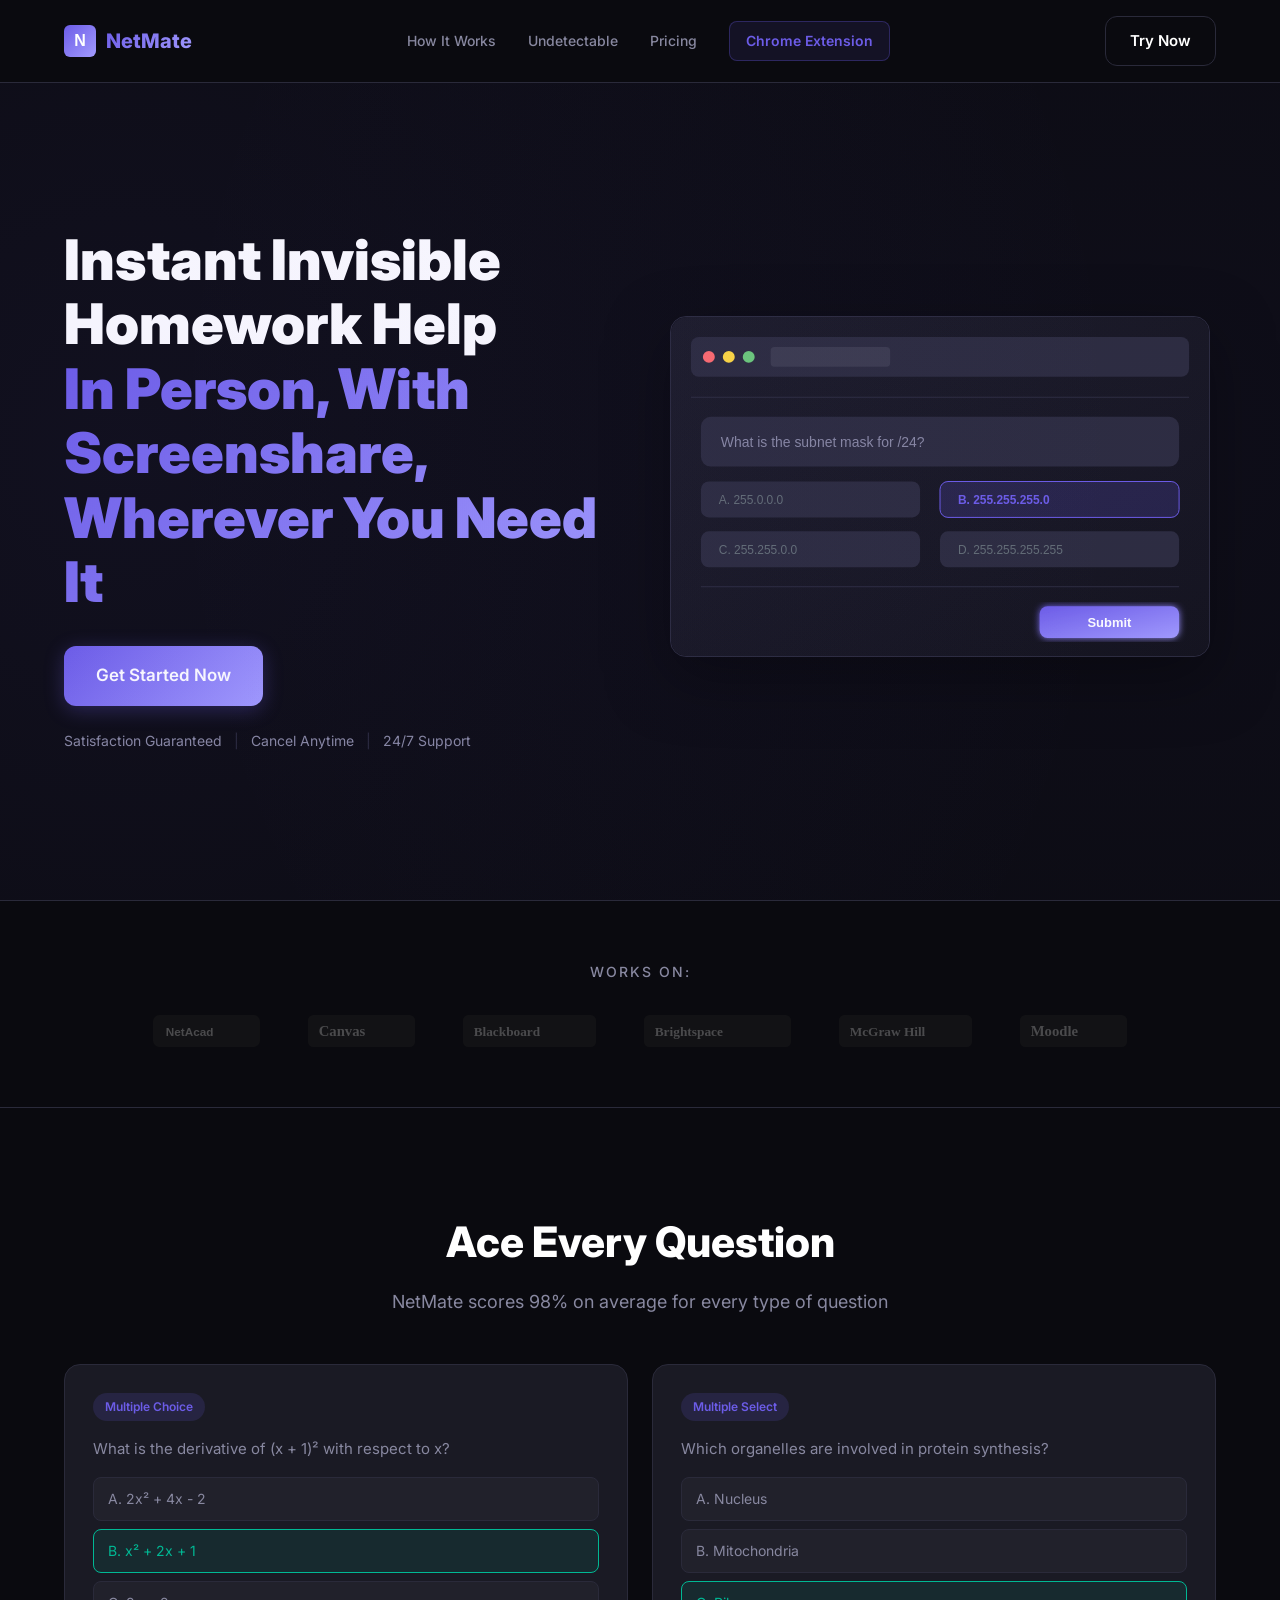
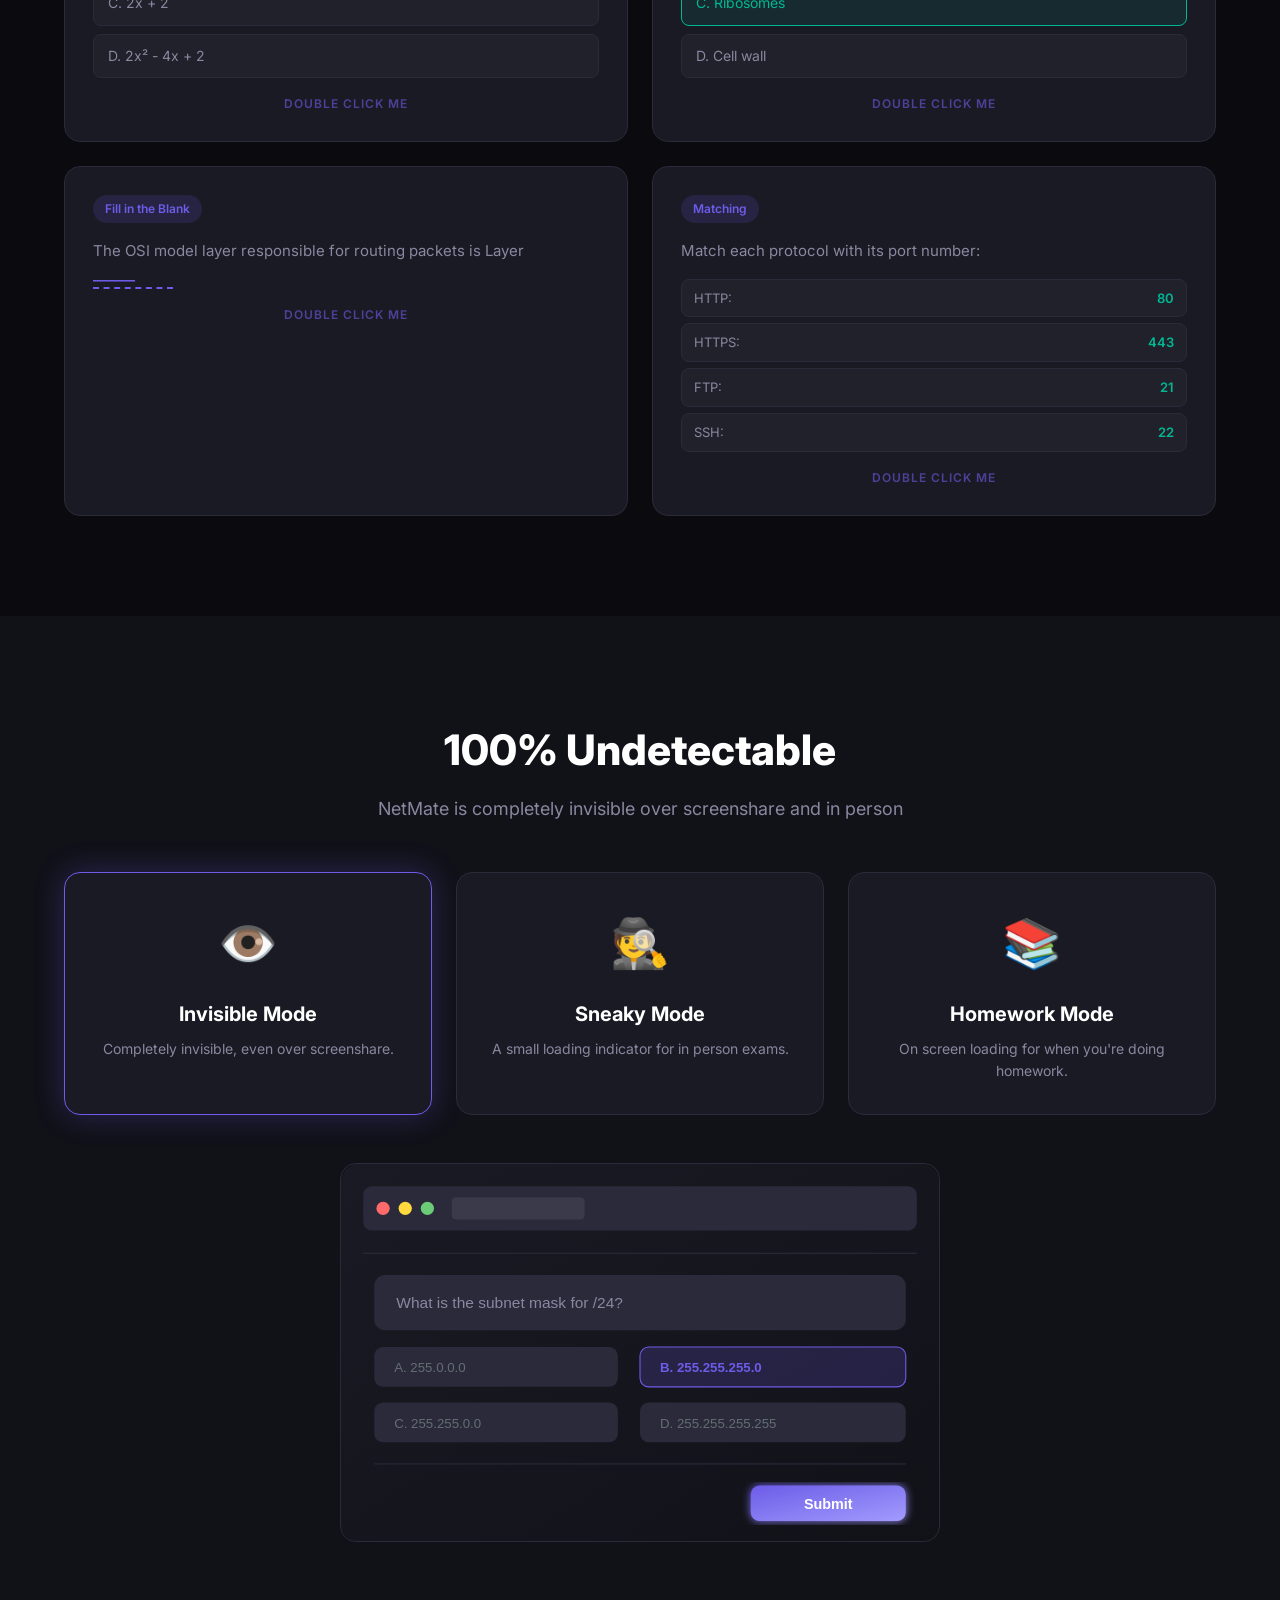
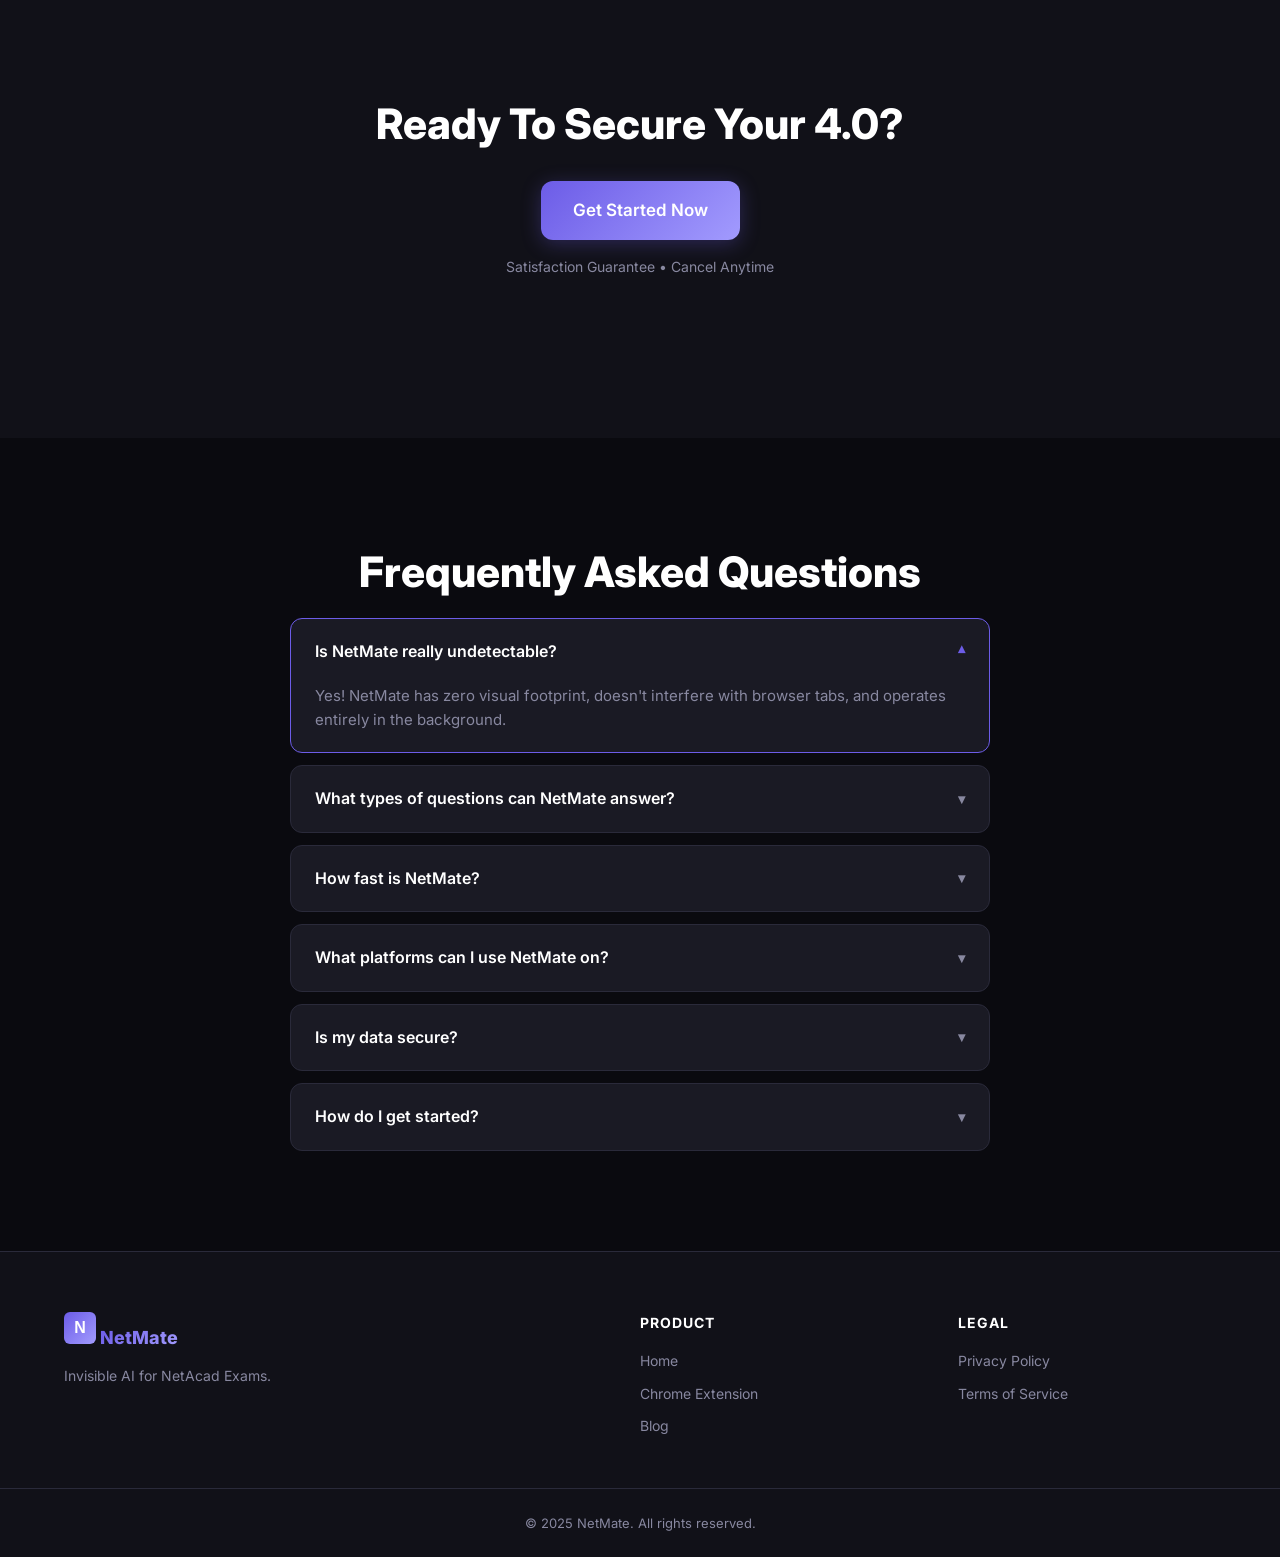
<file: index.html>
<!DOCTYPE html>
<html lang="en">
<head>
  <meta charset="UTF-8">
  <meta name="viewport" content="width=device-width, initial-scale=1.0">
  <title>NetMate - AI-Powered Chrome Extension for NetAcad Exams</title>
  <link rel="icon" type="image/svg+xml" href="/logo.svg">
  <link rel="preconnect" href="https://fonts.googleapis.com">
  <link rel="preconnect" href="https://fonts.gstatic.com" crossorigin>
  <link href="https://fonts.googleapis.com/css2?family=Inter:wght@400;500;600;700;800;900&display=swap" rel="stylesheet">
  <link rel="stylesheet" href="styles.css">
</head>
<body>
  <nav class="navbar">
    <div class="nav-container">
      <div class="nav-logo">
        <img src="/logo.svg" alt="NetMate Logo" class="logo-img">
        <span class="logo-text">NetMate</span>
      </div>
      <div class="nav-links">
        <a href="#how-it-works">How It Works</a>
        <a href="#undetectable">Undetectable</a>
        <a href="#pricing">Pricing</a>
        <a href="https://chromewebstore.google.com/detail/netmate/pifapfmbofjgaenkhhipjhfacfmmhkcp" class="chrome-link" target="_blank">Chrome Extension</a>
      </div>
      <div class="nav-actions">
        <a href="/login" class="btn btn-outline">Try Now</a>
      </div>
    </div>
  </nav>

  <section class="hero">
    <div class="container hero-grid">
      <div class="hero-content">
        <h1>Instant Invisible Homework Help <span class="highlight">In Person, With Screenshare, Wherever You Need It</span></h1>
        <a href="/login" class="btn btn-primary btn-lg">Get Started Now</a>
        <div class="hero-badges">
          <span>Satisfaction Guaranteed</span>
          <span class="divider">|</span>
          <span>Cancel Anytime</span>
          <span class="divider">|</span>
          <span>24/7 Support</span>
        </div>
      </div>
      <div class="hero-demo">
        <img src="/hero-demo.svg" alt="NetMate Demo" class="demo-gif">
      </div>
    </div>
  </section>

  <section class="platforms">
    <div class="container">
      <p class="platforms-label">Works On:</p>
      <div class="platform-logos">
        <img src="/netacad.svg" alt="NetAcad" class="platform-logo">
        <img src="data:image/svg+xml,%3Csvg xmlns='http://www.w3.org/2000/svg' viewBox='0 0 80 24'%3E%3Crect width='80' height='24' rx='4' fill='%231a1a24'/%3E%3Ctext x='8' y='16' font-size='11' fill='%238888a0' font-family='Inter' font-weight='700'%3ECanvas%3C/text%3E%3C/svg%3E" alt="Canvas" class="platform-logo">
        <img src="data:image/svg+xml,%3Csvg xmlns='http://www.w3.org/2000/svg' viewBox='0 0 100 24'%3E%3Crect width='100' height='24' rx='4' fill='%231a1a24'/%3E%3Ctext x='8' y='16' font-size='10' fill='%238888a0' font-family='Inter' font-weight='700'%3EBlackboard%3C/text%3E%3C/svg%3E" alt="Blackboard" class="platform-logo">
        <img src="data:image/svg+xml,%3Csvg xmlns='http://www.w3.org/2000/svg' viewBox='0 0 110 24'%3E%3Crect width='110' height='24' rx='4' fill='%231a1a24'/%3E%3Ctext x='8' y='16' font-size='10' fill='%238888a0' font-family='Inter' font-weight='700'%3EBrightspace%3C/text%3E%3C/svg%3E" alt="Brightspace" class="platform-logo">
        <img src="data:image/svg+xml,%3Csvg xmlns='http://www.w3.org/2000/svg' viewBox='0 0 100 24'%3E%3Crect width='100' height='24' rx='4' fill='%231a1a24'/%3E%3Ctext x='8' y='16' font-size='10' fill='%238888a0' font-family='Inter' font-weight='700'%3EMcGraw Hill%3C/text%3E%3C/svg%3E" alt="McGraw Hill" class="platform-logo">
        <img src="data:image/svg+xml,%3Csvg xmlns='http://www.w3.org/2000/svg' viewBox='0 0 80 24'%3E%3Crect width='80' height='24' rx='4' fill='%231a1a24'/%3E%3Ctext x='8' y='16' font-size='11' fill='%238888a0' font-family='Inter' font-weight='700'%3EMoodle%3C/text%3E%3C/svg%3E" alt="Moodle" class="platform-logo">
      </div>
    </div>
  </section>

  <section id="how-it-works" class="features">
    <div class="container">
      <h2 class="section-title">Ace Every Question</h2>
      <p class="section-subtitle">NetMate scores 98% on average for every type of question</p>
      <div class="question-grid">
        <div class="question-card" onclick="showAnswer(this)">
          <div class="card-badge">Multiple Choice</div>
          <p class="question-text">What is the derivative of (x + 1)² with respect to x?</p>
          <div class="options">
            <div class="option">A. 2x² + 4x - 2</div>
            <div class="option correct">B. x² + 2x + 1</div>
            <div class="option">C. 2x + 2</div>
            <div class="option">D. 2x² - 4x + 2</div>
          </div>
          <div class="card-hint">Double Click Me</div>
        </div>
        <div class="question-card" onclick="showAnswer(this)">
          <div class="card-badge">Multiple Select</div>
          <p class="question-text">Which organelles are involved in protein synthesis?</p>
          <div class="options">
            <div class="option">A. Nucleus</div>
            <div class="option">B. Mitochondria</div>
            <div class="option correct">C. Ribosomes</div>
            <div class="option">D. Cell wall</div>
          </div>
          <div class="card-hint">Double Click Me</div>
        </div>
        <div class="question-card" onclick="showAnswer(this)">
          <div class="card-badge">Fill in the Blank</div>
          <p class="question-text">The OSI model layer responsible for routing packets is Layer <span class="blank">______</span></p>
          <div class="answer-reveal">3 (Network Layer)</div>
          <div class="card-hint">Double Click Me</div>
        </div>
        <div class="question-card" onclick="showAnswer(this)">
          <div class="card-badge">Matching</div>
          <p class="question-text">Match each protocol with its port number:</p>
          <div class="matching">
            <div class="match-row"><span>HTTP:</span> <span class="match-answer">80</span></div>
            <div class="match-row"><span>HTTPS:</span> <span class="match-answer">443</span></div>
            <div class="match-row"><span>FTP:</span> <span class="match-answer">21</span></div>
            <div class="match-row"><span>SSH:</span> <span class="match-answer">22</span></div>
          </div>
          <div class="card-hint">Double Click Me</div>
        </div>
      </div>
    </div>
  </section>

  <section id="undetectable" class="undetectable">
    <div class="container">
      <h2 class="section-title">100% Undetectable</h2>
      <p class="section-subtitle">NetMate is completely invisible over screenshare and in person</p>
      <div class="modes-grid">
        <div class="mode-card active" onclick="switchMode('invisible', this)">
          <div class="mode-icon">👁️</div>
          <h3>Invisible Mode</h3>
          <p>Completely invisible, even over screenshare.</p>
        </div>
        <div class="mode-card" onclick="switchMode('sneaky', this)">
          <div class="mode-icon">🕵️</div>
          <h3>Sneaky Mode</h3>
          <p>A small loading indicator for in person exams.</p>
        </div>
        <div class="mode-card" onclick="switchMode('homework', this)">
          <div class="mode-icon">📚</div>
          <h3>Homework Mode</h3>
          <p>On screen loading for when you're doing homework.</p>
        </div>
      </div>
      <div class="mode-demo">
        <img src="/hero-demo.svg" alt="Invisible Mode Demo" id="mode-demo-img">
      </div>
      <div class="cta-section">
        <h2>Ready To Secure Your 4.0?</h2>
        <a href="/login" class="btn btn-primary btn-lg">Get Started Now</a>
        <p class="cta-sub">Satisfaction Guarantee &bull; Cancel Anytime</p>
      </div>
    </div>
  </section>

  <section class="faq">
    <div class="container">
      <h2 class="section-title">Frequently Asked Questions</h2>
      <div class="faq-list">
        <div class="faq-item" onclick="toggleFaq(this)">
          <div class="faq-question">
            Is NetMate really undetectable?
            <span class="faq-arrow">▾</span>
          </div>
          <div class="faq-answer">
            Yes! NetMate has zero visual footprint, doesn't interfere with browser tabs, and operates entirely in the background.
          </div>
        </div>
        <div class="faq-item" onclick="toggleFaq(this)">
          <div class="faq-question">
            What types of questions can NetMate answer?
            <span class="faq-arrow">▾</span>
          </div>
          <div class="faq-answer">
            NetMate handles multiple choice, multiple select, fill-in-the-blank, matching, drag-and-drop, essays, and more.
          </div>
        </div>
        <div class="faq-item" onclick="toggleFaq(this)">
          <div class="faq-question">
            How fast is NetMate?
            <span class="faq-arrow">▾</span>
          </div>
          <div class="faq-answer">
            Answers appear within 2-5 seconds after double-clicking a question.
          </div>
        </div>
        <div class="faq-item" onclick="toggleFaq(this)">
          <div class="faq-question">
            What platforms can I use NetMate on?
            <span class="faq-arrow">▾</span>
          </div>
          <div class="faq-answer">
            NetMate works on NetAcad, Canvas, Blackboard, Moodle, D2L Brightspace, Schoology, and many more.
          </div>
        </div>
        <div class="faq-item" onclick="toggleFaq(this)">
          <div class="faq-question">
            Is my data secure?
            <span class="faq-arrow">▾</span>
          </div>
          <div class="faq-answer">
            All traffic is routed through secure proxies. We never store your personal information or academic data.
          </div>
        </div>
        <div class="faq-item" onclick="toggleFaq(this)">
          <div class="faq-question">
            How do I get started?
            <span class="faq-arrow">▾</span>
          </div>
          <div class="faq-answer">
            Install the Chrome extension, create an account, and you're ready to go. Double-click any question to get an answer.
          </div>
        </div>
      </div>
    </div>
  </section>

  <footer class="footer">
    <div class="container footer-grid">
      <div class="footer-brand">
        <img src="/logo.svg" alt="NetMate Logo" class="logo-img">
        <span class="logo-text">NetMate</span>
        <p>Invisible AI for NetAcad Exams.</p>
      </div>
      <div class="footer-links">
        <h4>Product</h4>
        <a href="/">Home</a>
        <a href="https://chromewebstore.google.com/detail/netmate/pifapfmbofjgaenkhhipjhfacfmmhkcp">Chrome Extension</a>
        <a href="/blog">Blog</a>
      </div>
      <div class="footer-links">
        <h4>Legal</h4>
        <a href="/privacy">Privacy Policy</a>
        <a href="/terms">Terms of Service</a>
      </div>
    </div>
    <div class="footer-bottom">
      <p>&copy; 2025 NetMate. All rights reserved.</p>
    </div>
  </footer>

  <script src="script.js"></script>
</body>
</html>
</file>
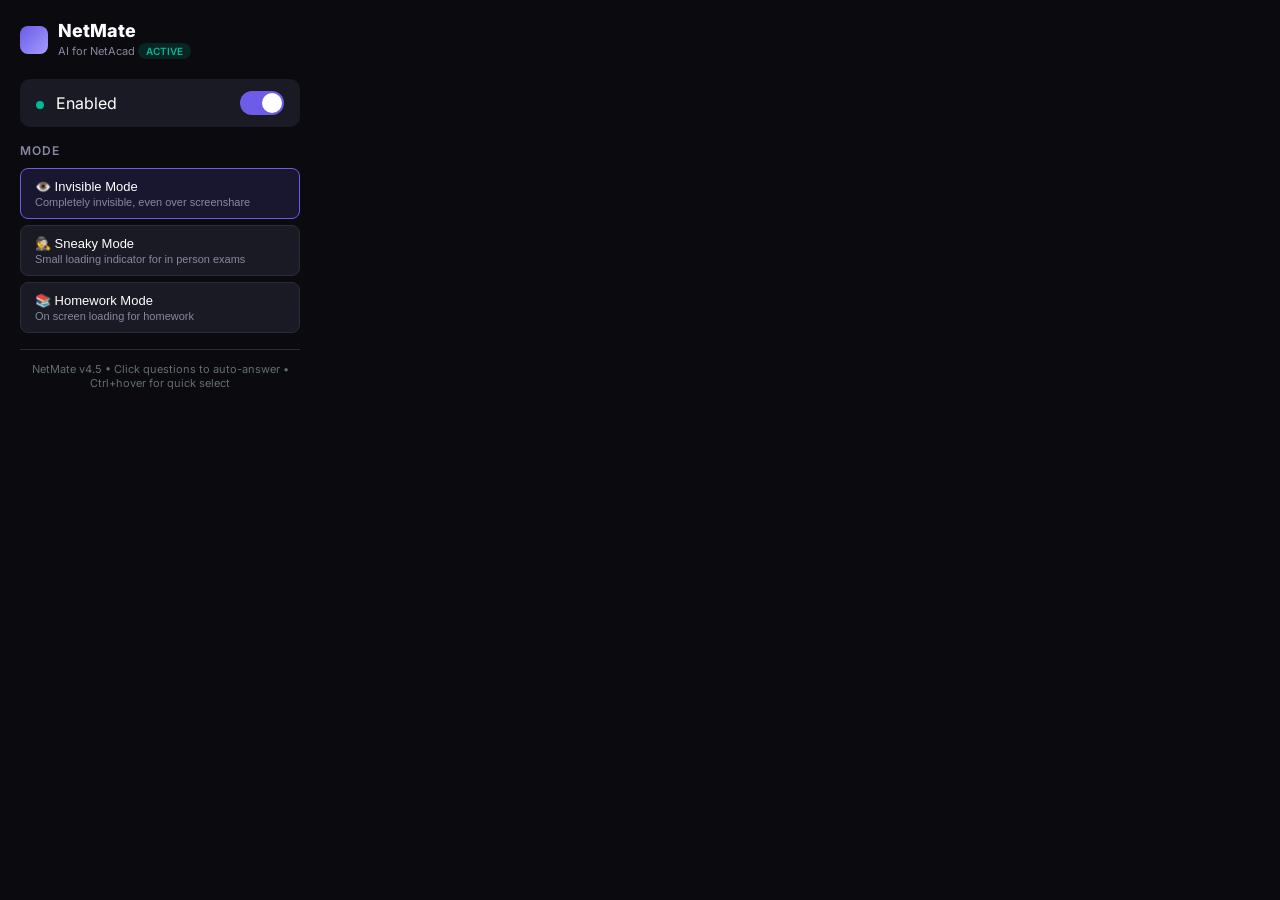
<file: extension/popup/popup.html>
<!DOCTYPE html>
<html>
<head>
  <link rel="preconnect" href="https://fonts.googleapis.com">
  <link href="https://fonts.googleapis.com/css2?family=Inter:wght@400;500;600;700;800&display=swap" rel="stylesheet">
  <style>
    * { margin: 0; padding: 0; box-sizing: border-box; }
    body {
      width: 320px;
      padding: 20px;
      font-family: 'Inter', sans-serif;
      background: #0a0a0f;
      color: #fff;
    }
    .header {
      display: flex;
      align-items: center;
      gap: 10px;
      margin-bottom: 20px;
    }
    .logo {
      width: 28px; height: 28px;
      background: linear-gradient(135deg, #6c5ce7, #a29bfe);
      border-radius: 8px;
    }
    .title { font-size: 18px; font-weight: 800; }
    .subtitle { font-size: 11px; color: #8888a0; margin-top: 2px; }
    .status-row {
      display: flex;
      align-items: center;
      justify-content: space-between;
      padding: 12px 16px;
      background: #1a1a24;
      border-radius: 10px;
      margin-bottom: 16px;
    }
    .status-dot {
      width: 8px; height: 8px;
      border-radius: 50%;
      background: #00b894;
      display: inline-block;
      margin-right: 8px;
    }
    .status-dot.off { background: #636e72; }
    .toggle {
      width: 44px; height: 24px;
      background: #2a2a3a;
      border-radius: 12px;
      cursor: pointer;
      position: relative;
      transition: background 0.3s;
    }
    .toggle.on { background: #6c5ce7; }
    .toggle-knob {
      width: 20px; height: 20px;
      background: #fff;
      border-radius: 50%;
      position: absolute;
      top: 2px; left: 2px;
      transition: transform 0.3s;
    }
    .toggle.on .toggle-knob { transform: translateX(20px); }
    .mode-section { margin-bottom: 16px; }
    .mode-label {
      font-size: 12px;
      font-weight: 600;
      text-transform: uppercase;
      letter-spacing: 1px;
      color: #8888a0;
      margin-bottom: 10px;
    }
    .mode-btn {
      display: block;
      width: 100%;
      padding: 10px 14px;
      background: #1a1a24;
      border: 1px solid #2a2a3a;
      border-radius: 8px;
      color: #fff;
      font-size: 13px;
      font-weight: 500;
      cursor: pointer;
      transition: all 0.2s;
      margin-bottom: 6px;
      text-align: left;
    }
    .mode-btn.active {
      border-color: #6c5ce7;
      background: rgba(108,92,231,0.15);
    }
    .mode-desc {
      font-size: 11px;
      color: #8888a0;
      margin-top: 2px;
    }
    .footer {
      text-align: center;
      padding-top: 12px;
      border-top: 1px solid #2a2a3a;
      font-size: 11px;
      color: #636e72;
    }
    .footer a { color: #6c5ce7; text-decoration: none; }
    .badge {
      display: inline-block;
      padding: 2px 8px;
      background: rgba(0,184,148,0.15);
      color: #00b894;
      border-radius: 10px;
      font-size: 10px;
      font-weight: 600;
    }
  </style>
</head>
<body>
  <div class="header">
    <div class="logo"></div>
    <div>
      <div class="title">NetMate</div>
      <div class="subtitle">AI for NetAcad <span class="badge">ACTIVE</span></div>
    </div>
  </div>

  <div class="status-row">
    <div>
      <span class="status-dot" id="statusDot"></span>
      <span id="statusText">Enabled</span>
    </div>
    <div class="toggle on" id="toggle" onclick="toggleEnabled()">
      <div class="toggle-knob"></div>
    </div>
  </div>

  <div class="mode-section">
    <div class="mode-label">Mode</div>
    <button class="mode-btn active" data-mode="invisible" onclick="setMode('invisible', this)">
      👁️ Invisible Mode
      <div class="mode-desc">Completely invisible, even over screenshare</div>
    </button>
    <button class="mode-btn" data-mode="sneaky" onclick="setMode('sneaky', this)">
      🕵️ Sneaky Mode
      <div class="mode-desc">Small loading indicator for in person exams</div>
    </button>
    <button class="mode-btn" data-mode="homework" onclick="setMode('homework', this)">
      📚 Homework Mode
      <div class="mode-desc">On screen loading for homework</div>
    </button>
  </div>

  <div class="footer">
    NetMate v4.5 &bull; Click questions to auto-answer &bull; Ctrl+hover for quick select
  </div>

  <script src="popup.js"></script>
</body>
</html>
</file>
<file: styles.css>
* {
  margin: 0;
  padding: 0;
  box-sizing: border-box;
}

:root {
  --bg-primary: #0a0a0f;
  --bg-secondary: #111118;
  --bg-card: #1a1a24;
  --text-primary: #ffffff;
  --text-secondary: #8888a0;
  --accent: #6c5ce7;
  --accent-hover: #5a4bd1;
  --accent-glow: rgba(108, 92, 231, 0.3);
  --border: #2a2a3a;
  --success: #00b894;
}

html {
  scroll-behavior: smooth;
}

body {
  font-family: 'Inter', -apple-system, BlinkMacSystemFont, sans-serif;
  background: var(--bg-primary);
  color: var(--text-primary);
  line-height: 1.6;
  overflow-x: hidden;
}

.container {
  max-width: 1200px;
  margin: 0 auto;
  padding: 0 24px;
}

/* Navigation */
.navbar {
  position: fixed;
  top: 0;
  left: 0;
  right: 0;
  z-index: 1000;
  background: rgba(10, 10, 15, 0.9);
  backdrop-filter: blur(20px);
  border-bottom: 1px solid var(--border);
}

.nav-container {
  max-width: 1200px;
  margin: 0 auto;
  padding: 16px 24px;
  display: flex;
  align-items: center;
  justify-content: space-between;
}

.nav-logo {
  display: flex;
  align-items: center;
  gap: 10px;
}

.logo-img {
  width: 32px;
  height: 32px;
}

.logo-text {
  font-size: 20px;
  font-weight: 800;
  background: linear-gradient(135deg, var(--accent), #a29bfe);
  -webkit-background-clip: text;
  -webkit-text-fill-color: transparent;
  background-clip: text;
}

.nav-links {
  display: flex;
  align-items: center;
  gap: 32px;
}

.nav-links a {
  color: var(--text-secondary);
  text-decoration: none;
  font-size: 14px;
  font-weight: 500;
  transition: color 0.2s;
}

.nav-links a:hover {
  color: var(--text-primary);
}

.chrome-link {
  padding: 8px 16px;
  background: rgba(108, 92, 231, 0.1);
  border: 1px solid rgba(108, 92, 231, 0.3);
  border-radius: 8px;
  color: var(--accent) !important;
  font-weight: 600 !important;
}

.btn {
  display: inline-flex;
  align-items: center;
  justify-content: center;
  padding: 12px 24px;
  border-radius: 12px;
  font-size: 15px;
  font-weight: 600;
  text-decoration: none;
  transition: all 0.3s ease;
  cursor: pointer;
  border: none;
}

.btn-outline {
  background: transparent;
  border: 1px solid var(--border);
  color: var(--text-primary);
}

.btn-outline:hover {
  border-color: var(--accent);
  background: rgba(108, 92, 231, 0.1);
}

.btn-primary {
  background: linear-gradient(135deg, var(--accent), #a29bfe);
  color: #fff;
  box-shadow: 0 4px 20px var(--accent-glow);
}

.btn-primary:hover {
  transform: translateY(-2px);
  box-shadow: 0 8px 30px var(--accent-glow);
}

.btn-lg {
  padding: 16px 32px;
  font-size: 17px;
}

/* Hero Section */
.hero {
  padding: 160px 0 80px;
  min-height: 100vh;
  display: flex;
  align-items: center;
  position: relative;
  overflow: hidden;
}

.hero::before {
  content: '';
  position: absolute;
  top: -50%;
  left: -50%;
  width: 200%;
  height: 200%;
  background: radial-gradient(circle at 30% 50%, rgba(108, 92, 231, 0.08) 0%, transparent 50%),
              radial-gradient(circle at 70% 50%, rgba(108, 92, 231, 0.05) 0%, transparent 50%);
  pointer-events: none;
}

.hero-grid {
  display: grid;
  grid-template-columns: 1fr 1fr;
  gap: 60px;
  align-items: center;
}

.hero-content h1 {
  font-size: clamp(36px, 5vw, 56px);
  font-weight: 900;
  line-height: 1.15;
  margin-bottom: 32px;
}

.highlight {
  display: block;
  background: linear-gradient(135deg, var(--accent), #a29bfe);
  -webkit-background-clip: text;
  -webkit-text-fill-color: transparent;
  background-clip: text;
}

.hero-badges {
  display: flex;
  align-items: center;
  gap: 12px;
  margin-top: 24px;
  color: var(--text-secondary);
  font-size: 14px;
}

.divider {
  color: var(--border);
}

.demo-gif {
  width: 100%;
  max-width: 540px;
  border-radius: 16px;
  border: 1px solid var(--border);
  box-shadow: 0 20px 60px rgba(0, 0, 0, 0.5);
}

/* Platforms */
.platforms {
  padding: 60px 0;
  border-top: 1px solid var(--border);
  border-bottom: 1px solid var(--border);
}

.platforms-label {
  text-align: center;
  color: var(--text-secondary);
  font-size: 14px;
  font-weight: 500;
  text-transform: uppercase;
  letter-spacing: 2px;
  margin-bottom: 32px;
}

.platform-logos {
  display: flex;
  align-items: center;
  justify-content: center;
  flex-wrap: wrap;
  gap: 48px;
}

.platform-logo {
  height: 32px;
  opacity: 0.5;
  filter: grayscale(1);
  transition: all 0.3s;
}

.platform-logo:hover {
  opacity: 1;
  filter: grayscale(0);
}

/* Features / Questions */
.features {
  padding: 100px 0;
}

.section-title {
  text-align: center;
  font-size: clamp(28px, 4vw, 42px);
  font-weight: 800;
  margin-bottom: 12px;
}

.section-subtitle {
  text-align: center;
  color: var(--text-secondary);
  font-size: 18px;
  margin-bottom: 48px;
}

.question-grid {
  display: grid;
  grid-template-columns: repeat(2, 1fr);
  gap: 24px;
}

.question-card {
  background: var(--bg-card);
  border: 1px solid var(--border);
  border-radius: 16px;
  padding: 28px;
  cursor: pointer;
  transition: all 0.3s ease;
  position: relative;
  overflow: hidden;
}

.question-card:hover {
  border-color: var(--accent);
  box-shadow: 0 0 30px var(--accent-glow);
  transform: translateY(-2px);
}

.card-badge {
  display: inline-block;
  padding: 4px 12px;
  background: rgba(108, 92, 231, 0.15);
  color: var(--accent);
  border-radius: 20px;
  font-size: 12px;
  font-weight: 600;
  margin-bottom: 16px;
}

.question-text {
  font-size: 15px;
  color: var(--text-secondary);
  margin-bottom: 16px;
  line-height: 1.6;
}

.options {
  display: flex;
  flex-direction: column;
  gap: 8px;
}

.option {
  padding: 10px 14px;
  background: rgba(255, 255, 255, 0.03);
  border: 1px solid var(--border);
  border-radius: 8px;
  font-size: 14px;
  color: var(--text-secondary);
  transition: all 0.3s;
}

.option.correct {
  border-color: var(--success);
  color: var(--success);
  background: rgba(0, 184, 148, 0.1);
}

.blank {
  display: inline-block;
  min-width: 80px;
  border-bottom: 2px dashed var(--accent);
  color: var(--accent);
  font-weight: 600;
}

.answer-reveal {
  padding: 10px 14px;
  background: rgba(0, 184, 148, 0.1);
  border: 1px solid var(--success);
  border-radius: 8px;
  color: var(--success);
  font-size: 14px;
  font-weight: 600;
  display: none;
}

.question-card.revealed .answer-reveal {
  display: block;
}

.matching {
  display: flex;
  flex-direction: column;
  gap: 6px;
}

.match-row {
  display: flex;
  justify-content: space-between;
  padding: 8px 12px;
  background: rgba(255, 255, 255, 0.03);
  border: 1px solid var(--border);
  border-radius: 8px;
  font-size: 13px;
  color: var(--text-secondary);
}

.match-answer {
  color: var(--success);
  font-weight: 600;
}

.card-hint {
  margin-top: 16px;
  text-align: center;
  color: var(--accent);
  font-size: 12px;
  font-weight: 600;
  opacity: 0.6;
  letter-spacing: 1px;
  text-transform: uppercase;
}

/* Undetectable */
.undetectable {
  padding: 100px 0;
  background: var(--bg-secondary);
}

.modes-grid {
  display: grid;
  grid-template-columns: repeat(3, 1fr);
  gap: 24px;
  margin-bottom: 48px;
}

.mode-card {
  background: var(--bg-card);
  border: 1px solid var(--border);
  border-radius: 16px;
  padding: 32px;
  text-align: center;
  cursor: pointer;
  transition: all 0.3s;
}

.mode-card:hover,
.mode-card.active {
  border-color: var(--accent);
  box-shadow: 0 0 30px var(--accent-glow);
}

.mode-icon {
  font-size: 48px;
  margin-bottom: 16px;
}

.mode-card h3 {
  font-size: 20px;
  font-weight: 700;
  margin-bottom: 8px;
}

.mode-card p {
  color: var(--text-secondary);
  font-size: 14px;
  line-height: 1.6;
}

.mode-demo {
  text-align: center;
  margin-bottom: 80px;
}

.mode-demo img {
  max-width: 600px;
  width: 100%;
  border-radius: 16px;
  border: 1px solid var(--border);
}

.cta-section {
  text-align: center;
  padding: 60px 0;
}

.cta-section h2 {
  font-size: clamp(28px, 4vw, 42px);
  font-weight: 800;
  margin-bottom: 24px;
}

.cta-sub {
  color: var(--text-secondary);
  font-size: 14px;
  margin-top: 16px;
}

/* FAQ */
.faq {
  padding: 100px 0;
}

.faq-list {
  max-width: 700px;
  margin: 0 auto;
  display: flex;
  flex-direction: column;
  gap: 12px;
}

.faq-item {
  background: var(--bg-card);
  border: 1px solid var(--border);
  border-radius: 12px;
  overflow: hidden;
  cursor: pointer;
  transition: border-color 0.3s;
}

.faq-item:hover {
  border-color: var(--accent);
}

.faq-item.open {
  border-color: var(--accent);
}

.faq-question {
  padding: 20px 24px;
  display: flex;
  justify-content: space-between;
  align-items: center;
  font-size: 16px;
  font-weight: 600;
}

.faq-arrow {
  font-size: 14px;
  transition: transform 0.3s;
  color: var(--text-secondary);
}

.faq-item.open .faq-arrow {
  transform: rotate(180deg);
  color: var(--accent);
}

.faq-answer {
  padding: 0 24px;
  max-height: 0;
  overflow: hidden;
  transition: all 0.3s ease;
  color: var(--text-secondary);
  font-size: 15px;
  line-height: 1.6;
}

.faq-item.open .faq-answer {
  padding: 0 24px 20px;
  max-height: 300px;
}

/* Footer */
.footer {
  background: var(--bg-secondary);
  border-top: 1px solid var(--border);
  padding: 60px 0 0;
}

.footer-grid {
  display: grid;
  grid-template-columns: 2fr 1fr 1fr;
  gap: 60px;
  padding-bottom: 40px;
}

.footer-brand .logo-text {
  font-size: 18px;
}

.footer-brand p {
  color: var(--text-secondary);
  font-size: 14px;
  margin-top: 12px;
}

.footer-links h4 {
  font-size: 14px;
  font-weight: 700;
  margin-bottom: 16px;
  text-transform: uppercase;
  letter-spacing: 1px;
}

.footer-links a {
  display: block;
  color: var(--text-secondary);
  text-decoration: none;
  font-size: 14px;
  margin-bottom: 10px;
  transition: color 0.2s;
}

.footer-links a:hover {
  color: var(--text-primary);
}

.footer-bottom {
  border-top: 1px solid var(--border);
  padding: 24px 0;
  text-align: center;
  color: var(--text-secondary);
  font-size: 13px;
}

@media (max-width: 768px) {
  .nav-links {
    display: none;
  }

  .hero-grid {
    grid-template-columns: 1fr;
    text-align: center;
    gap: 40px;
  }

  .hero-badges {
    justify-content: center;
    flex-wrap: wrap;
  }

  .question-grid {
    grid-template-columns: 1fr;
  }

  .modes-grid {
    grid-template-columns: 1fr;
  }

  .footer-grid {
    grid-template-columns: 1fr;
    gap: 32px;
  }
}
</file>
